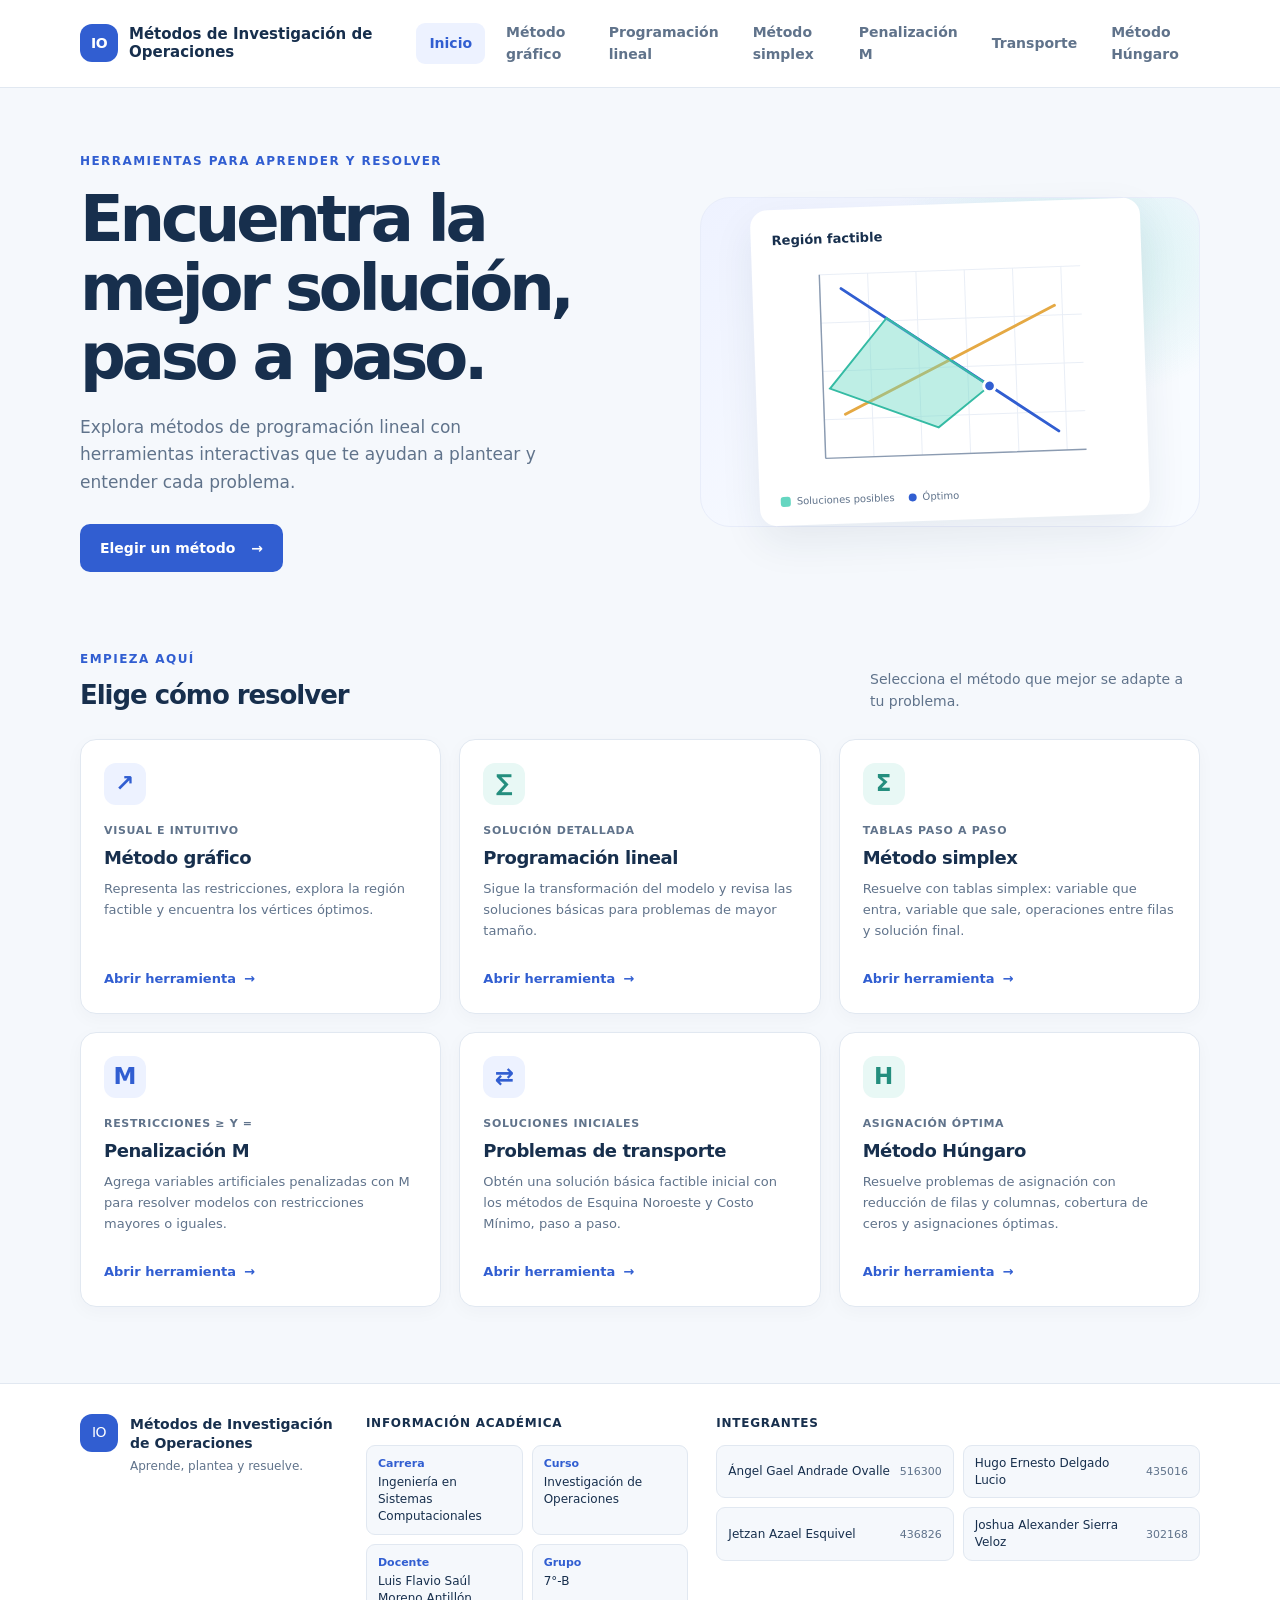
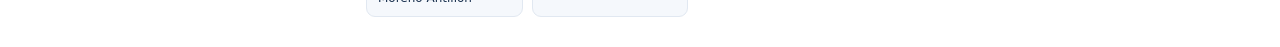
<file: index.html>
<!doctype html>
<html lang="es">
  <head>
    <meta charset="utf-8" />
    <meta name="viewport" content="width=device-width, initial-scale=1" />
    <meta
      name="description"
      content="Explora herramientas interactivas para resolver problemas de programación lineal."
    />
    <title>Métodos de Investigación de Operaciones · Inicio</title>
    <link rel="stylesheet" href="css/global.css" />
    <link rel="stylesheet" href="css/styleNav.css" />
    <script src="js/main.js" defer></script>
  </head>
  <body data-page="inicio">
    <header class="site-header">
      <a class="brand" href="index.html" aria-label="Métodos de Investigación de Operaciones, inicio">
        <span class="brand-mark" aria-hidden="true">IO</span>
        <span>Métodos de Investigación de Operaciones</span>
      </a>
      <button
        class="nav-toggle"
        type="button"
        aria-expanded="false"
        aria-controls="site-nav"
        aria-label="Abrir menú"
      >
        <span></span><span></span><span></span>
      </button>
      <nav class="site-nav" id="site-nav" aria-label="Navegación principal">
        <a href="index.html" data-page="inicio">Inicio</a>
        <a href="MetodoGrafico.html" data-page="grafico">Método gráfico</a>
        <a href="ProgramacionLineal.html" data-page="simplex">Programación lineal</a>
        <a href="Simplex.html" data-page="tabla-simplex">Método simplex</a>
        <a href="PenalizacionM.html" data-page="metodo-m">Penalización M</a>
        <a href="Transporte.html" data-page="transporte">Transporte</a>
        <a href="Hungaro.html" data-page="hungaro">Método Húngaro</a>
      </nav>
    </header>

    <main class="welcome">
      <section class="welcome-hero">
        <div class="hero-copy">
          <p class="eyebrow">Herramientas para aprender y resolver</p>
          <h1>Encuentra la mejor solución, paso a paso.</h1>
          <p class="hero-description">
            Explora métodos de programación lineal con herramientas
            interactivas que te ayudan a plantear y entender cada problema.
          </p>
          <a class="button button-primary" href="MetodoGrafico.html">
            Elegir un método <span aria-hidden="true">→</span>
          </a>
        </div>
        <div class="hero-visual" aria-hidden="true">
          <div class="graph-card">
            <div class="graph-label">Región factible</div>
            <svg viewBox="0 0 360 245" role="presentation">
              <path class="grid-lines" d="M48 20v190M98 20v190M148 20v190M198 20v190M248 20v190M298 20v190M48 20h270M48 70h270M48 120h270M48 170h270" />
              <path class="axis-lines" d="M48 210h270M48 210V20" />
              <path class="constraint-line line-one" d="M70 35l220 155" />
              <path class="constraint-line line-two" d="M70 165l220-105" />
              <path class="feasible-area" d="M116 67l104 74-54 41-111-44z" />
              <circle class="optimal-point" cx="220" cy="141" r="6" />
            </svg>
            <div class="graph-legend">
              <span><i class="legend-area"></i> Soluciones posibles</span>
              <span><i class="legend-point"></i> Óptimo</span>
            </div>
          </div>
        </div>
      </section>

      <section class="methods-section" aria-labelledby="methods-title">
        <div class="section-heading">
          <div>
            <p class="eyebrow">Empieza aquí</p>
            <h2 id="methods-title">Elige cómo resolver</h2>
          </div>
          <p>Selecciona el método que mejor se adapte a tu problema.</p>
        </div>
        <div class="method-grid">
          <a class="method-card" href="MetodoGrafico.html">
            <span class="method-icon graph-icon" aria-hidden="true">↗</span>
            <span class="method-tag">Visual e intuitivo</span>
            <h3>Método gráfico</h3>
            <p>
              Representa las restricciones, explora la región factible y
              encuentra los vértices óptimos.
            </p>
            <span class="method-link">Abrir herramienta <span aria-hidden="true">→</span></span>
          </a>
          <a class="method-card" href="ProgramacionLineal.html">
            <span class="method-icon simplex-icon" aria-hidden="true">∑</span>
            <span class="method-tag">Solución detallada</span>
            <h3>Programación lineal</h3>
            <p>
              Sigue la transformación del modelo y revisa las soluciones
              básicas para problemas de mayor tamaño.
            </p>
            <span class="method-link">Abrir herramienta <span aria-hidden="true">→</span></span>
          </a>
          <a class="method-card" href="Simplex.html">
            <span class="method-icon simplex-icon" aria-hidden="true">Σ</span>
            <span class="method-tag">Tablas paso a paso</span>
            <h3>Método simplex</h3>
            <p>
              Resuelve con tablas simplex: variable que entra, variable que
              sale, operaciones entre filas y solución final.
            </p>
            <span class="method-link">Abrir herramienta <span aria-hidden="true">→</span></span>
          </a>
          <a class="method-card" href="PenalizacionM.html">
            <span class="method-icon graph-icon" aria-hidden="true">M</span>
            <span class="method-tag">Restricciones ≥ y =</span>
            <h3>Penalización M</h3>
            <p>
              Agrega variables artificiales penalizadas con M para resolver
              modelos con restricciones mayores o iguales.
            </p>
            <span class="method-link">Abrir herramienta <span aria-hidden="true">→</span></span>
          </a>
          <a class="method-card" href="Transporte.html">
            <span class="method-icon graph-icon" aria-hidden="true">⇄</span>
            <span class="method-tag">Soluciones iniciales</span>
            <h3>Problemas de transporte</h3>
            <p>
              Obtén una solución básica factible inicial con los métodos de
              Esquina Noroeste y Costo Mínimo, paso a paso.
            </p>
            <span class="method-link">Abrir herramienta <span aria-hidden="true">→</span></span>
          </a>
          <a class="method-card" href="Hungaro.html">
            <span class="method-icon simplex-icon" aria-hidden="true">H</span>
            <span class="method-tag">Asignación óptima</span>
            <h3>Método Húngaro</h3>
            <p>
              Resuelve problemas de asignación con reducción de filas y
              columnas, cobertura de ceros y asignaciones óptimas.
            </p>
            <span class="method-link">Abrir herramienta <span aria-hidden="true">→</span></span>
          </a>
        </div>
      </section>
    </main>

    <footer class="site-footer">
      <div class="footer-content">
        <div class="footer-brand">
          <span class="brand-mark" aria-hidden="true">IO</span>
          <div>
            <h2>Métodos de Investigación de Operaciones</h2>
            <p>Aprende, plantea y resuelve.</p>
          </div>
        </div>

        <section class="footer-section" aria-labelledby="academic-title">
          <h3 id="academic-title">Información académica</h3>
          <dl class="academic-grid">
            <div>
              <dt>Carrera</dt>
              <dd>Ingeniería en Sistemas Computacionales</dd>
            </div>
            <div>
              <dt>Curso</dt>
              <dd>Investigación de Operaciones</dd>
            </div>
            <div>
              <dt>Docente</dt>
              <dd>Luis Flavio Saúl Moreno Antillón</dd>
            </div>
            <div>
              <dt>Grupo</dt>
              <dd>7°-B</dd>
            </div>
          </dl>
        </section>

        <section class="footer-section" aria-labelledby="team-title">
          <h3 id="team-title">Integrantes</h3>
          <ul class="team-grid">
            <li><span>Ángel Gael Andrade Ovalle</span><span class="member-id">516300</span></li>
            <li><span>Hugo Ernesto Delgado Lucio</span><span class="member-id">435016</span></li>
            <li><span>Jetzan Azael Esquivel</span><span class="member-id">436826</span></li>
            <li><span>Joshua Alexander Sierra Veloz</span><span class="member-id">302168</span></li>
          </ul>
        </section>
      </div>
    </footer>
  </body>
</html>
</file>
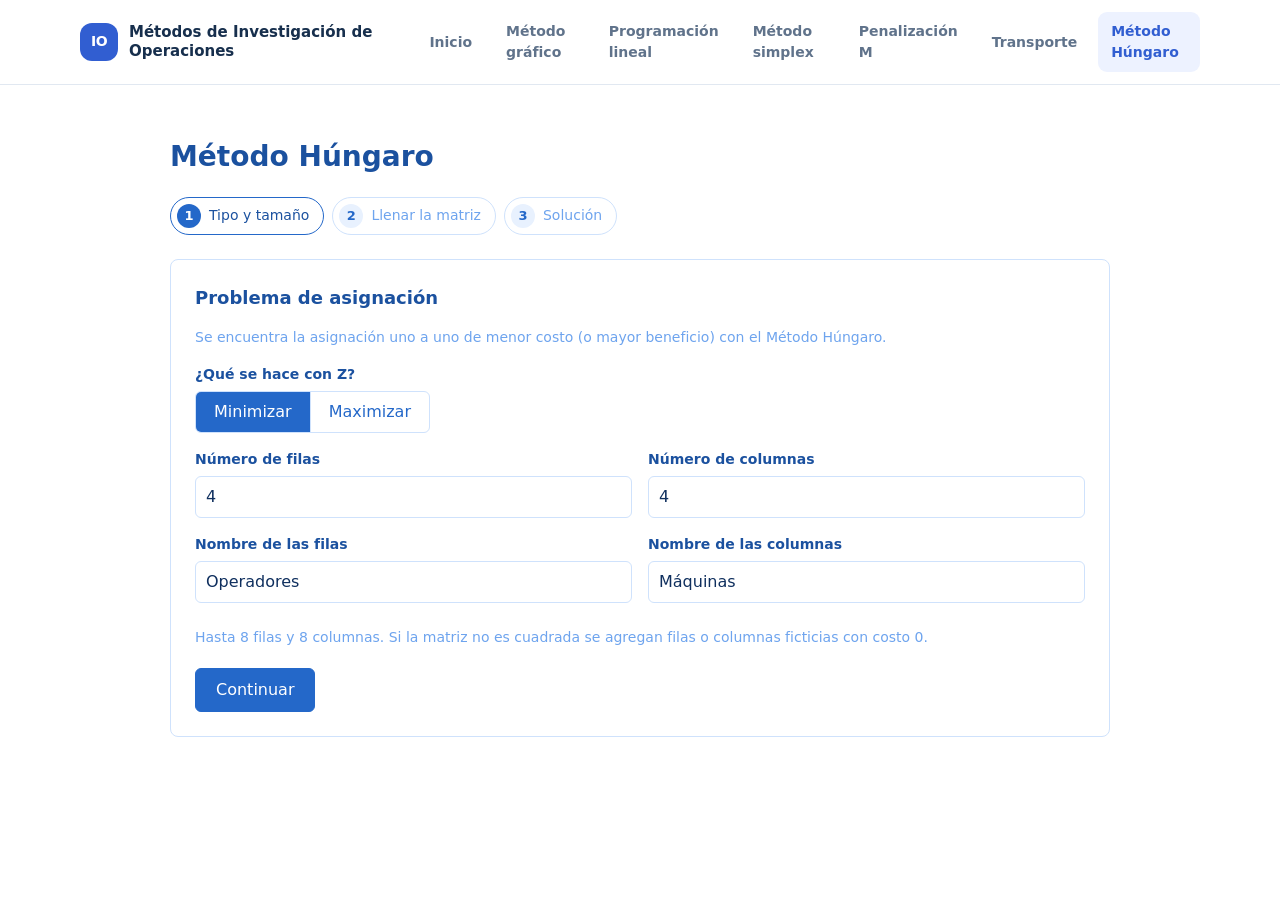
<file: Hungaro.html>
<!DOCTYPE html>
<html lang="es">
<head>
    <meta charset="UTF-8">
    <meta name="viewport" content="width=device-width, initial-scale=1">
    <title>Método Húngaro · Métodos de Investigación de Operaciones</title>
    <link rel="stylesheet" href="css/global.css">
    <link rel="stylesheet" href="css/styleNav.css">
    <link rel="stylesheet" href="css/stylePL.css">
    <link rel="stylesheet" href="css/styleSimplex.css">
    <link rel="stylesheet" href="css/styleTransporte.css">
    <script src="js/main.js" defer></script>
</head>
<body data-page="hungaro">
    <header class="site-header">
        <a class="brand" href="index.html" aria-label="Métodos de Investigación de Operaciones, inicio">
            <span class="brand-mark" aria-hidden="true">IO</span>
            <span>Métodos de Investigación de Operaciones</span>
        </a>
        <button class="nav-toggle" type="button" aria-expanded="false" aria-controls="site-nav" aria-label="Abrir menú">
            <span></span><span></span><span></span>
        </button>
        <nav class="site-nav" id="site-nav" aria-label="Navegación principal">
            <a href="index.html" data-page="inicio">Inicio</a>
            <a href="MetodoGrafico.html" data-page="grafico">Método gráfico</a>
            <a href="ProgramacionLineal.html" data-page="simplex">Programación lineal</a>
            <a href="Simplex.html" data-page="tabla-simplex">Método simplex</a>
            <a href="PenalizacionM.html" data-page="metodo-m">Penalización M</a>
            <a href="Transporte.html" data-page="transporte">Transporte</a>
            <a href="Hungaro.html" data-page="hungaro">Método Húngaro</a>
        </nav>
    </header>
    <div class="wrap">
        <header>
        <h1>Método Húngaro</h1>
        </header>

        <ol class="stepper">
        <li id="ind1" class="active"><span>1</span>Tipo y tamaño</li>
        <li id="ind2"><span>2</span>Llenar la matriz</li>
        <li id="ind3"><span>3</span>Solución</li>
        </ol>

        <!-- PASO 1 -->
        <section id="step1" class="card">
        <h2>Problema de asignación</h2>
        <p class="hint" style="margin:0 0 16px">Se encuentra la asignación uno a uno de menor costo (o mayor beneficio) con el Método Húngaro.</p>
        <form id="cfg">
            <div class="field">
            <label class="lbl-title">¿Qué se hace con Z?</label>
            <div class="seg">
                <label><input type="radio" name="sense" value="min" checked><span>Minimizar</span></label>
                <label><input type="radio" name="sense" value="max"><span>Maximizar</span></label>
            </div>
            </div>
            <div class="row2">
            <div class="field">
                <label class="lbl-title" for="nRows">Número de filas</label>
                <input id="nRows" type="number" min="1" max="8" value="4">
            </div>
            <div class="field">
                <label class="lbl-title" for="nCols">Número de columnas</label>
                <input id="nCols" type="number" min="1" max="8" value="4">
            </div>
            </div>
            <div class="row2">
            <div class="field">
                <label class="lbl-title" for="nameR">Nombre de las filas</label>
                <input id="nameR" type="text" value="Operadores">
            </div>
            <div class="field">
                <label class="lbl-title" for="nameC">Nombre de las columnas</label>
                <input id="nameC" type="text" value="Máquinas">
            </div>
            </div>
            <p class="hint">Hasta 8 filas y 8 columnas. Si la matriz no es cuadrada se agregan filas o columnas ficticias con costo 0.</p>
            <div class="actions"><button type="submit" class="btn primary">Continuar</button></div>
        </form>
        </section>

        <!-- PASO 2 -->
        <section id="step2" class="card" hidden>
        <h2>Llena la matriz de costos</h2>
        <p class="hint">Puedes cambiar el nombre de cada fila y columna en los encabezados. Un campo vacío cuenta como 0.</p>
        <form id="mpl">
            <div id="mplForm" class="mpl-form"></div>
            <p id="err" class="err" hidden></p>
            <div class="actions">
            <button type="button" id="back1" class="btn ghost">Atrás</button>
            <button type="submit" class="btn primary">Resolver</button>
            </div>
        </form>
        </section>

        <!-- PASO 3 -->
        <section id="step3" hidden>
        <div id="result"></div>
        <div class="actions">
            <button type="button" id="edit" class="btn ghost">Editar los datos</button>
            <button type="button" id="restart" class="btn primary">Nuevo problema</button>
        </div>
        </section>
    </div>

    <script src="js/hungaro.js"></script>
</body>
</html>
</file>
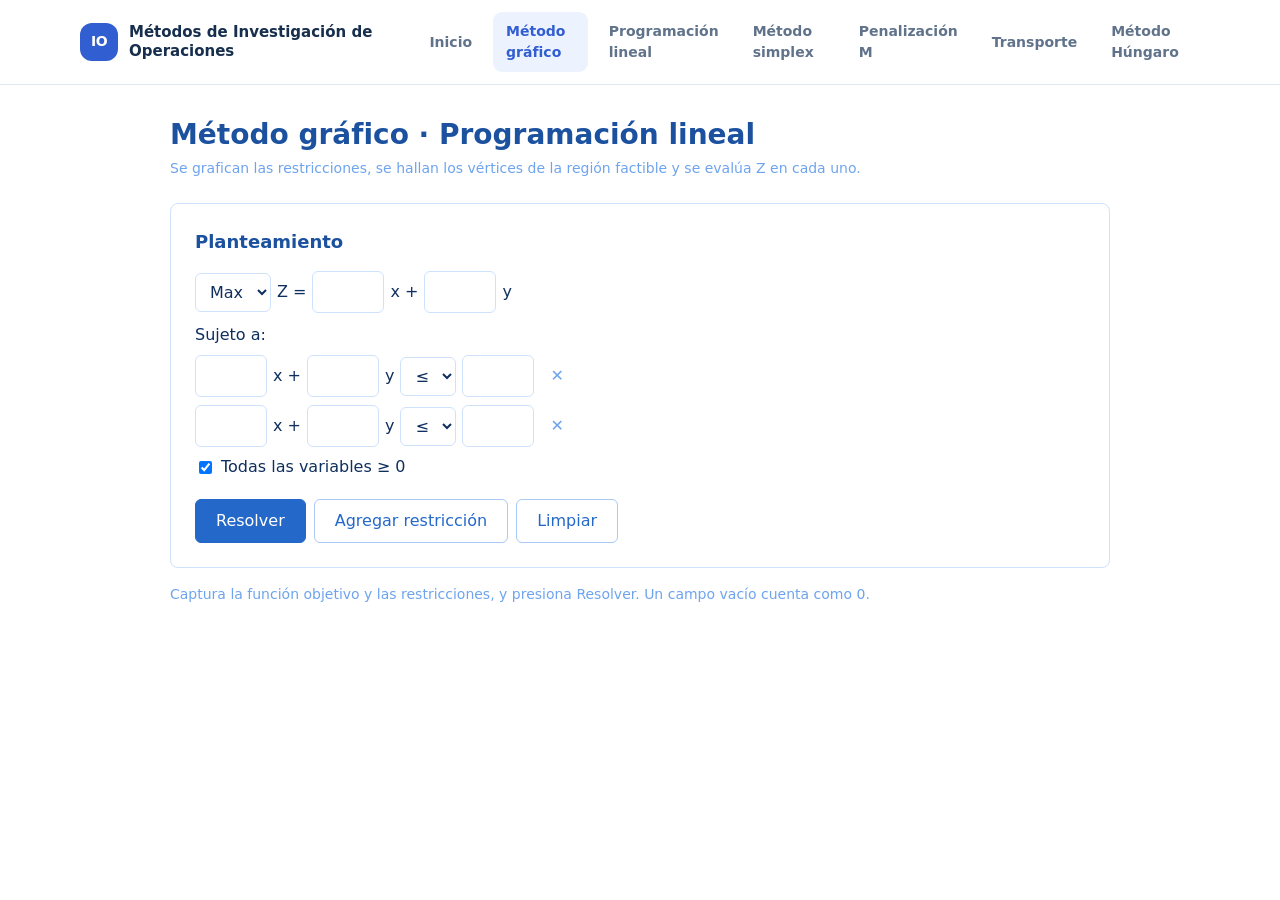
<file: MetodoGrafico.html>
<!doctype html>
<html lang="es">
  <head>
    <meta charset="utf-8" />
    <meta
      name="viewport"
      content="width=device-width, initial-scale=1, viewport-fit=cover"
    />
    <title>Método gráfico · Métodos de Investigación de Operaciones</title>
    <link rel="stylesheet" href="css/global.css" />
    <link rel="stylesheet" href="css/styleNav.css" />
    <link rel="stylesheet" href="css/styleMG.css" />
    <script src="js/main.js" defer></script>
  </head>
  <body data-page="grafico">
    <header class="site-header">
      <a class="brand" href="index.html" aria-label="Métodos de Investigación de Operaciones, inicio">
        <span class="brand-mark" aria-hidden="true">IO</span>
        <span>Métodos de Investigación de Operaciones</span>
      </a>
      <button
        class="nav-toggle"
        type="button"
        aria-expanded="false"
        aria-controls="site-nav"
        aria-label="Abrir menú"
      >
        <span></span><span></span><span></span>
      </button>
      <nav class="site-nav" id="site-nav" aria-label="Navegación principal">
        <a href="index.html" data-page="inicio">Inicio</a>
        <a href="MetodoGrafico.html" data-page="grafico">Método gráfico</a>
        <a href="ProgramacionLineal.html" data-page="simplex">Programación lineal</a>
        <a href="Simplex.html" data-page="tabla-simplex">Método simplex</a>
        <a href="PenalizacionM.html" data-page="metodo-m">Penalización M</a>
        <a href="Transporte.html" data-page="transporte">Transporte</a>
        <a href="Hungaro.html" data-page="hungaro">Método Húngaro</a>
      </nav>
    </header>
    <header class="page-heading">
      <div>
        <h1>Método gráfico · Programación lineal</h1>
        <p>
          Se grafican las restricciones, se hallan los vértices de la región
          factible y se evalúa Z en cada uno.
        </p>
      </div>
    </header>
    <main>
      <section class="card">
        <h2>Planteamiento</h2>
        <div class="row" id="obj">
          <select id="tipo" aria-label="Tipo de problema">
            <option value="max">Max</option>
            <option value="min">Min</option></select
          ><span>Z =</span><span id="oc"></span>
        </div>
        <p style="margin: 10px 0 2px">Sujeto a:</p>
        <div id="rows"></div>
        <label class="row"
          ><input id="nn" type="checkbox" checked style="width: auto" /> Todas
          las variables ≥ 0</label
        >
        <div class="bar">
          <button id="solve" type="button">Resolver</button>
          <button id="add" type="button" class="s">Agregar restricción</button>
          <button id="clr" type="button" class="s">Limpiar</button>
        </div>
      </section>
      <section id="out" aria-live="polite">
        <p class="hint">
          Captura la función objetivo y las restricciones, y presiona Resolver.
          Un campo vacío cuenta como 0.
        </p>
      </section>
    </main>
    <script src="js/metodo_grafico.js"></script>
  </body>
</html>
</file>
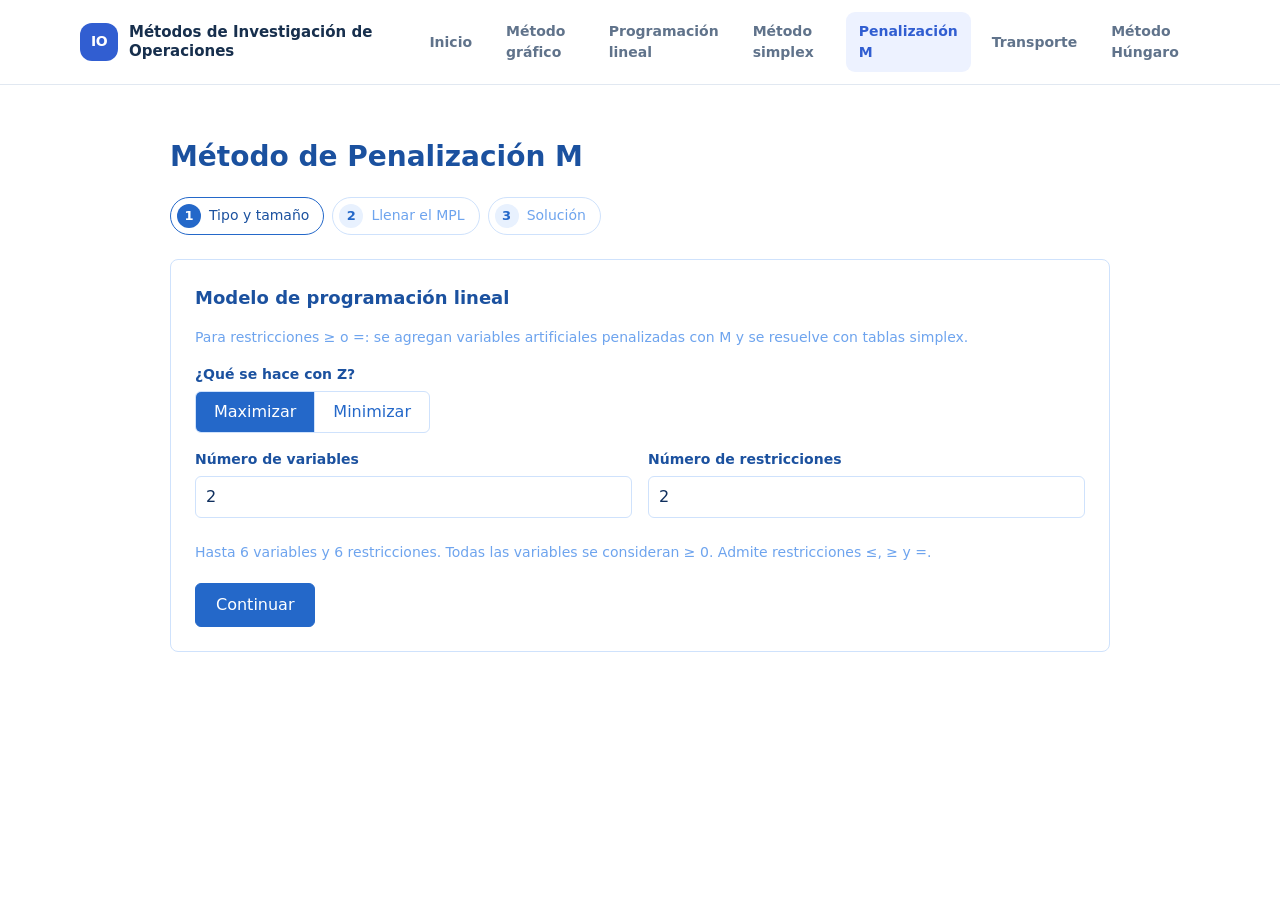
<file: PenalizacionM.html>
<!DOCTYPE html>
<html lang="es">
<head>
    <meta charset="UTF-8">
    <meta name="viewport" content="width=device-width, initial-scale=1">
    <title>Penalización M · Métodos de Investigación de Operaciones</title>
    <link rel="stylesheet" href="css/global.css">
    <link rel="stylesheet" href="css/styleNav.css">
    <link rel="stylesheet" href="css/stylePL.css">
    <link rel="stylesheet" href="css/styleSimplex.css">
    <script src="js/main.js" defer></script>
</head>
<body data-page="metodo-m">
    <header class="site-header">
        <a class="brand" href="index.html" aria-label="Métodos de Investigación de Operaciones, inicio">
            <span class="brand-mark" aria-hidden="true">IO</span>
            <span>Métodos de Investigación de Operaciones</span>
        </a>
        <button class="nav-toggle" type="button" aria-expanded="false" aria-controls="site-nav" aria-label="Abrir menú">
            <span></span><span></span><span></span>
        </button>
        <nav class="site-nav" id="site-nav" aria-label="Navegación principal">
            <a href="index.html" data-page="inicio">Inicio</a>
            <a href="MetodoGrafico.html" data-page="grafico">Método gráfico</a>
            <a href="ProgramacionLineal.html" data-page="simplex">Programación lineal</a>
            <a href="Simplex.html" data-page="tabla-simplex">Método simplex</a>
            <a href="PenalizacionM.html" data-page="metodo-m">Penalización M</a>
            <a href="Transporte.html" data-page="transporte">Transporte</a>
            <a href="Hungaro.html" data-page="hungaro">Método Húngaro</a>
        </nav>
    </header>
    <div class="wrap">
        <header>
        <h1>Método de Penalización M</h1>
        </header>

        <ol class="stepper">
        <li id="ind1" class="active"><span>1</span>Tipo y tamaño</li>
        <li id="ind2"><span>2</span>Llenar el MPL</li>
        <li id="ind3"><span>3</span>Solución</li>
        </ol>

        <!-- PASO 1 -->
        <section id="step1" class="card">
        <h2>Modelo de programación lineal</h2>
        <p class="hint" style="margin:0 0 16px">Para restricciones ≥ o =: se agregan variables artificiales penalizadas con M y se resuelve con tablas simplex.</p>
        <form id="cfg">
            <div class="field">
            <label class="lbl-title">¿Qué se hace con Z?</label>
            <div class="seg">
                <label><input type="radio" name="sense" value="max" checked><span>Maximizar</span></label>
                <label><input type="radio" name="sense" value="min"><span>Minimizar</span></label>
            </div>
            </div>
            <div class="row2">
            <div class="field">
                <label class="lbl-title" for="nVars">Número de variables</label>
                <input id="nVars" type="number" min="1" max="6" value="2">
            </div>
            <div class="field">
                <label class="lbl-title" for="nCons">Número de restricciones</label>
                <input id="nCons" type="number" min="1" max="6" value="2">
            </div>
            </div>
            <p class="hint">Hasta 6 variables y 6 restricciones. Todas las variables se consideran ≥ 0. Admite restricciones ≤, ≥ y =.</p>
            <div class="actions"><button type="submit" class="btn primary">Continuar</button></div>
        </form>
        </section>

        <!-- PASO 2 -->
        <section id="step2" class="card" hidden>
        <h2>Llena el MPL</h2>
        <p class="hint">Puedes escribir enteros, decimales (1.5) o fracciones (3/4). Un campo vacío cuenta como 0.</p>
        <form id="mpl">
            <div id="mplForm" class="mpl-form"></div>
            <p id="err" class="err" hidden></p>
            <div class="actions">
            <button type="button" id="back1" class="btn ghost">Atrás</button>
            <button type="submit" class="btn primary">Resolver</button>
            </div>
        </form>
        </section>

        <!-- PASO 3 -->
        <section id="step3" hidden>
        <div id="result"></div>
        <div class="actions">
            <button type="button" id="edit" class="btn ghost">Editar el modelo</button>
            <button type="button" id="restart" class="btn primary">Nuevo problema</button>
        </div>
        </section>
    </div>

    <script src="js/simplex_core.js"></script>
    <script src="js/metodo_m.js"></script>
</body>
</html>
</file>
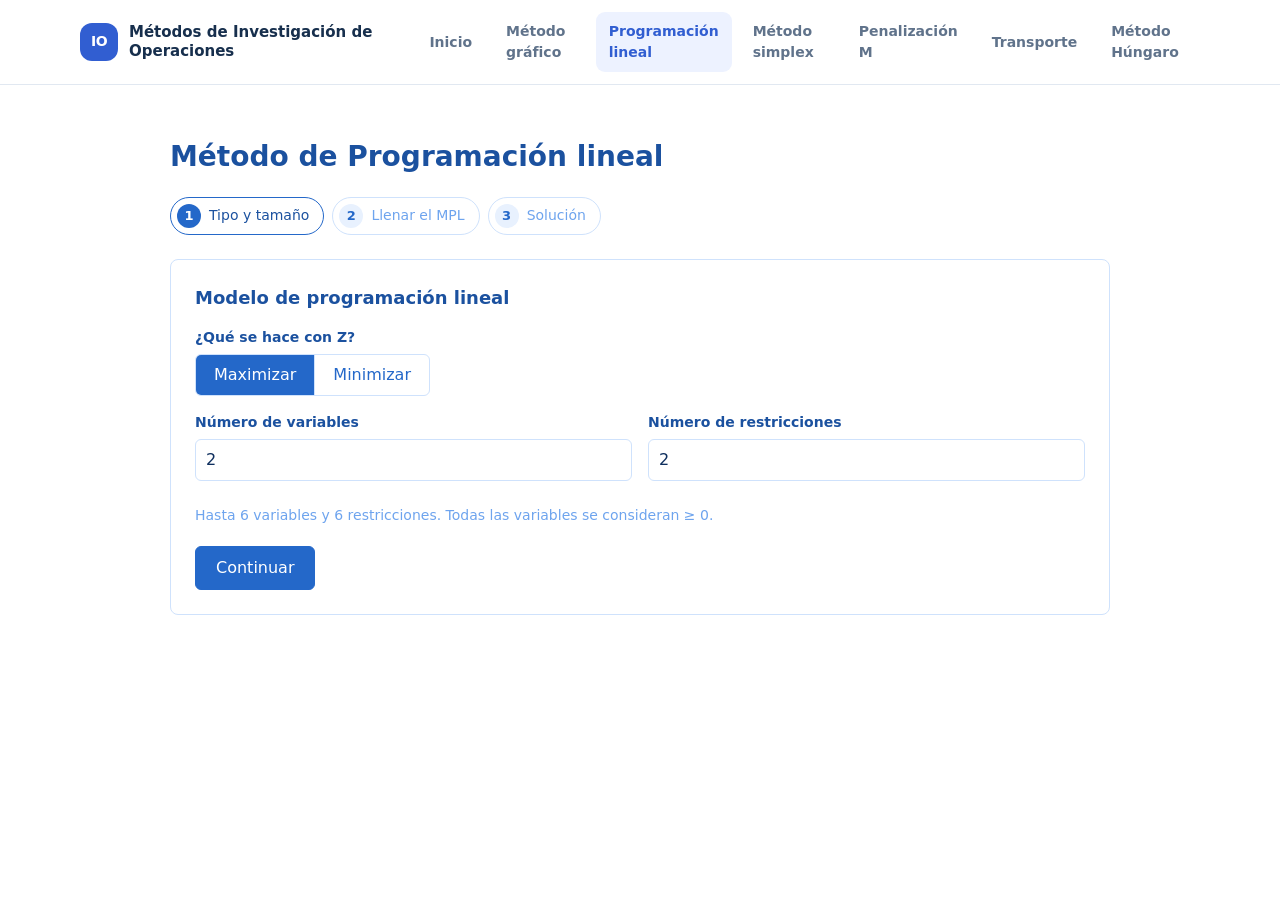
<file: ProgramacionLineal.html>
<!DOCTYPE html>
<html lang="es">
<head>
    <meta charset="UTF-8">
    <meta name="viewport" content="width=device-width, initial-scale=1">
    <title>Método simplex · Métodos de Investigación de Operaciones</title>
    <link rel="stylesheet" href="css/global.css">
    <link rel="stylesheet" href="css/styleNav.css">
    <link rel="stylesheet" href="css/stylePL.css">
    <script src="js/main.js" defer></script>
</head>
<body data-page="simplex">
    <header class="site-header">
        <a class="brand" href="index.html" aria-label="Métodos de Investigación de Operaciones, inicio">
            <span class="brand-mark" aria-hidden="true">IO</span>
            <span>Métodos de Investigación de Operaciones</span>
        </a>
        <button class="nav-toggle" type="button" aria-expanded="false" aria-controls="site-nav" aria-label="Abrir menú">
            <span></span><span></span><span></span>
        </button>
        <nav class="site-nav" id="site-nav" aria-label="Navegación principal">
            <a href="index.html" data-page="inicio">Inicio</a>
            <a href="MetodoGrafico.html" data-page="grafico">Método gráfico</a>
            <a href="ProgramacionLineal.html" data-page="simplex">Programación lineal</a>
            <a href="Simplex.html" data-page="tabla-simplex">Método simplex</a>
            <a href="PenalizacionM.html" data-page="metodo-m">Penalización M</a>
            <a href="Transporte.html" data-page="transporte">Transporte</a>
            <a href="Hungaro.html" data-page="hungaro">Método Húngaro</a>
        </nav>
    </header>
    <div class="wrap">
        <header>
        <h1>Método de Programación lineal</h1>
        </header>

        <ol class="stepper">
        <li id="ind1" class="active"><span>1</span>Tipo y tamaño</li>
        <li id="ind2"><span>2</span>Llenar el MPL</li>
        <li id="ind3"><span>3</span>Solución</li>
        </ol>

        <!-- PASO 1 -->
        <section id="step1" class="card">
        <h2>Modelo de programación lineal</h2>
        <form id="cfg">
            <div class="field">
            <label class="lbl-title">¿Qué se hace con Z?</label>
            <div class="seg">
                <label><input type="radio" name="sense" value="max" checked><span>Maximizar</span></label>
                <label><input type="radio" name="sense" value="min"><span>Minimizar</span></label>
            </div>
            </div>
            <div class="row2">
            <div class="field">
                <label class="lbl-title" for="nVars">Número de variables</label>
                <input id="nVars" type="number" min="1" max="6" value="2">
            </div>
            <div class="field">
                <label class="lbl-title" for="nCons">Número de restricciones</label>
                <input id="nCons" type="number" min="1" max="6" value="2">
            </div>
            </div>
            <p class="hint">Hasta 6 variables y 6 restricciones. Todas las variables se consideran ≥ 0.</p>
            <div class="actions"><button type="submit" class="btn primary">Continuar</button></div>
        </form>
        </section>

        <!-- PASO 2 -->
        <section id="step2" class="card" hidden>
        <h2>Llena el MPL</h2>
        <p class="hint">Puedes escribir enteros, decimales (1.5) o fracciones (3/4). Un campo vacío cuenta como 0.</p>
        <form id="mpl">
            <div id="mplForm" class="mpl-form"></div>
            <p id="err" class="err" hidden></p>
            <div class="actions">
            <button type="button" id="back1" class="btn ghost">Atrás</button>
            <button type="submit" class="btn primary">Resolver</button>
            </div>
        </form>
        </section>

        <!-- PASO 3 -->
        <section id="step3" hidden>
        <div id="result"></div>
        <div class="actions">
            <button type="button" id="edit" class="btn ghost">Editar el modelo</button>
            <button type="button" id="restart" class="btn primary">Nuevo problema</button>
        </div>
        </section>
    </div>

    <script src="js/programacion_lineal.js"></script>
</body>
</html>
</file>
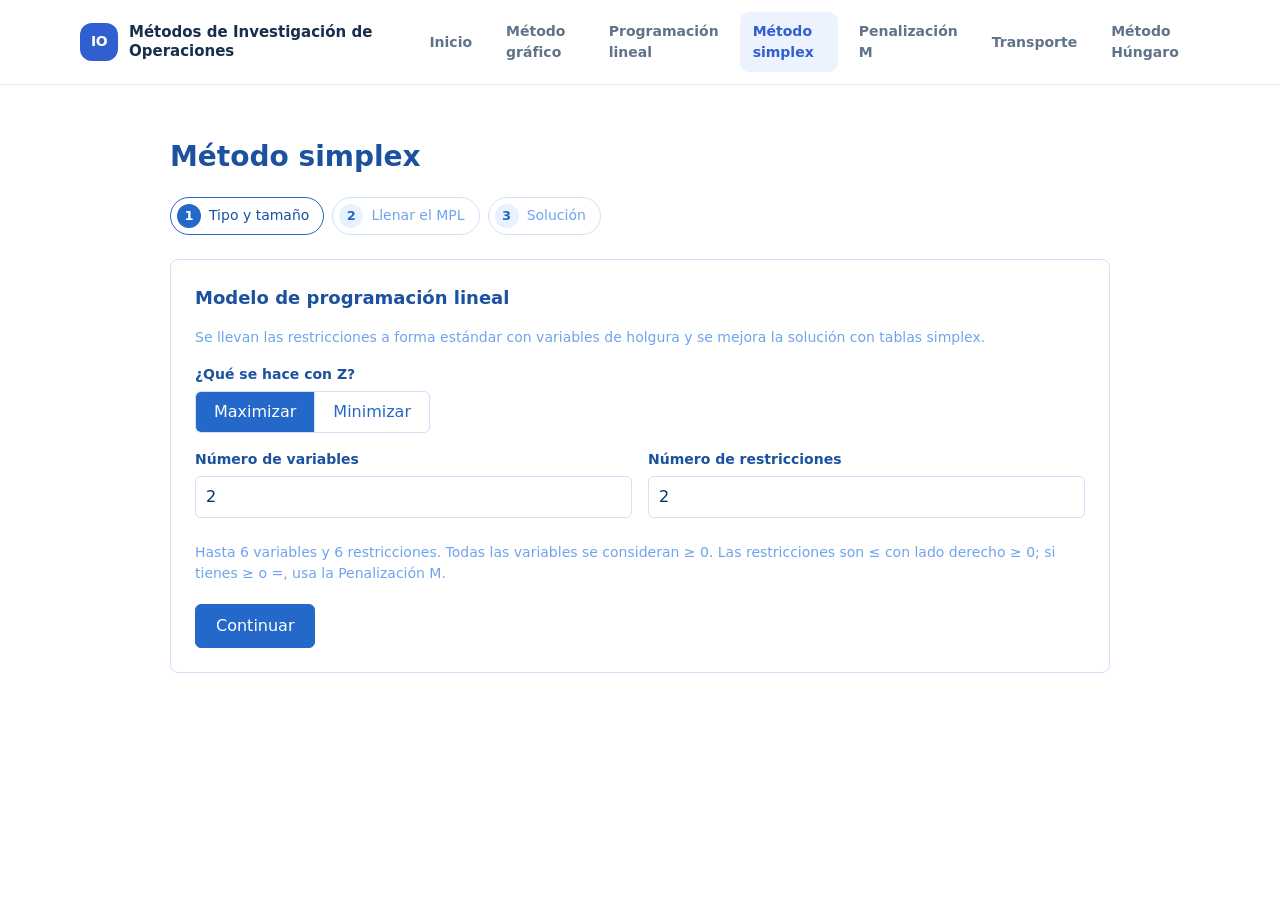
<file: Simplex.html>
<!DOCTYPE html>
<html lang="es">
<head>
    <meta charset="UTF-8">
    <meta name="viewport" content="width=device-width, initial-scale=1">
    <title>Método simplex · Métodos de Investigación de Operaciones</title>
    <link rel="stylesheet" href="css/global.css">
    <link rel="stylesheet" href="css/styleNav.css">
    <link rel="stylesheet" href="css/stylePL.css">
    <link rel="stylesheet" href="css/styleSimplex.css">
    <script src="js/main.js" defer></script>
</head>
<body data-page="tabla-simplex">
    <header class="site-header">
        <a class="brand" href="index.html" aria-label="Métodos de Investigación de Operaciones, inicio">
            <span class="brand-mark" aria-hidden="true">IO</span>
            <span>Métodos de Investigación de Operaciones</span>
        </a>
        <button class="nav-toggle" type="button" aria-expanded="false" aria-controls="site-nav" aria-label="Abrir menú">
            <span></span><span></span><span></span>
        </button>
        <nav class="site-nav" id="site-nav" aria-label="Navegación principal">
            <a href="index.html" data-page="inicio">Inicio</a>
            <a href="MetodoGrafico.html" data-page="grafico">Método gráfico</a>
            <a href="ProgramacionLineal.html" data-page="simplex">Programación lineal</a>
            <a href="Simplex.html" data-page="tabla-simplex">Método simplex</a>
            <a href="PenalizacionM.html" data-page="metodo-m">Penalización M</a>
            <a href="Transporte.html" data-page="transporte">Transporte</a>
            <a href="Hungaro.html" data-page="hungaro">Método Húngaro</a>
        </nav>
    </header>
    <div class="wrap">
        <header>
        <h1>Método simplex</h1>
        </header>

        <ol class="stepper">
        <li id="ind1" class="active"><span>1</span>Tipo y tamaño</li>
        <li id="ind2"><span>2</span>Llenar el MPL</li>
        <li id="ind3"><span>3</span>Solución</li>
        </ol>

        <!-- PASO 1 -->
        <section id="step1" class="card">
        <h2>Modelo de programación lineal</h2>
        <p class="hint" style="margin:0 0 16px">Se llevan las restricciones a forma estándar con variables de holgura y se mejora la solución con tablas simplex.</p>
        <form id="cfg">
            <div class="field">
            <label class="lbl-title">¿Qué se hace con Z?</label>
            <div class="seg">
                <label><input type="radio" name="sense" value="max" checked><span>Maximizar</span></label>
                <label><input type="radio" name="sense" value="min"><span>Minimizar</span></label>
            </div>
            </div>
            <div class="row2">
            <div class="field">
                <label class="lbl-title" for="nVars">Número de variables</label>
                <input id="nVars" type="number" min="1" max="6" value="2">
            </div>
            <div class="field">
                <label class="lbl-title" for="nCons">Número de restricciones</label>
                <input id="nCons" type="number" min="1" max="6" value="2">
            </div>
            </div>
            <p class="hint">Hasta 6 variables y 6 restricciones. Todas las variables se consideran ≥ 0. Las restricciones son ≤ con lado derecho ≥ 0; si tienes ≥ o =, usa la Penalización M.</p>
            <div class="actions"><button type="submit" class="btn primary">Continuar</button></div>
        </form>
        </section>

        <!-- PASO 2 -->
        <section id="step2" class="card" hidden>
        <h2>Llena el MPL</h2>
        <p class="hint">Puedes escribir enteros, decimales (1.5) o fracciones (3/4). Un campo vacío cuenta como 0.</p>
        <form id="mpl">
            <div id="mplForm" class="mpl-form"></div>
            <p id="err" class="err" hidden></p>
            <div class="actions">
            <button type="button" id="back1" class="btn ghost">Atrás</button>
            <button type="submit" class="btn primary">Resolver</button>
            </div>
        </form>
        </section>

        <!-- PASO 3 -->
        <section id="step3" hidden>
        <div id="result"></div>
        <div class="actions">
            <button type="button" id="edit" class="btn ghost">Editar el modelo</button>
            <button type="button" id="restart" class="btn primary">Nuevo problema</button>
        </div>
        </section>
    </div>

    <script src="js/simplex_core.js"></script>
    <script src="js/simplex.js"></script>
</body>
</html>
</file>
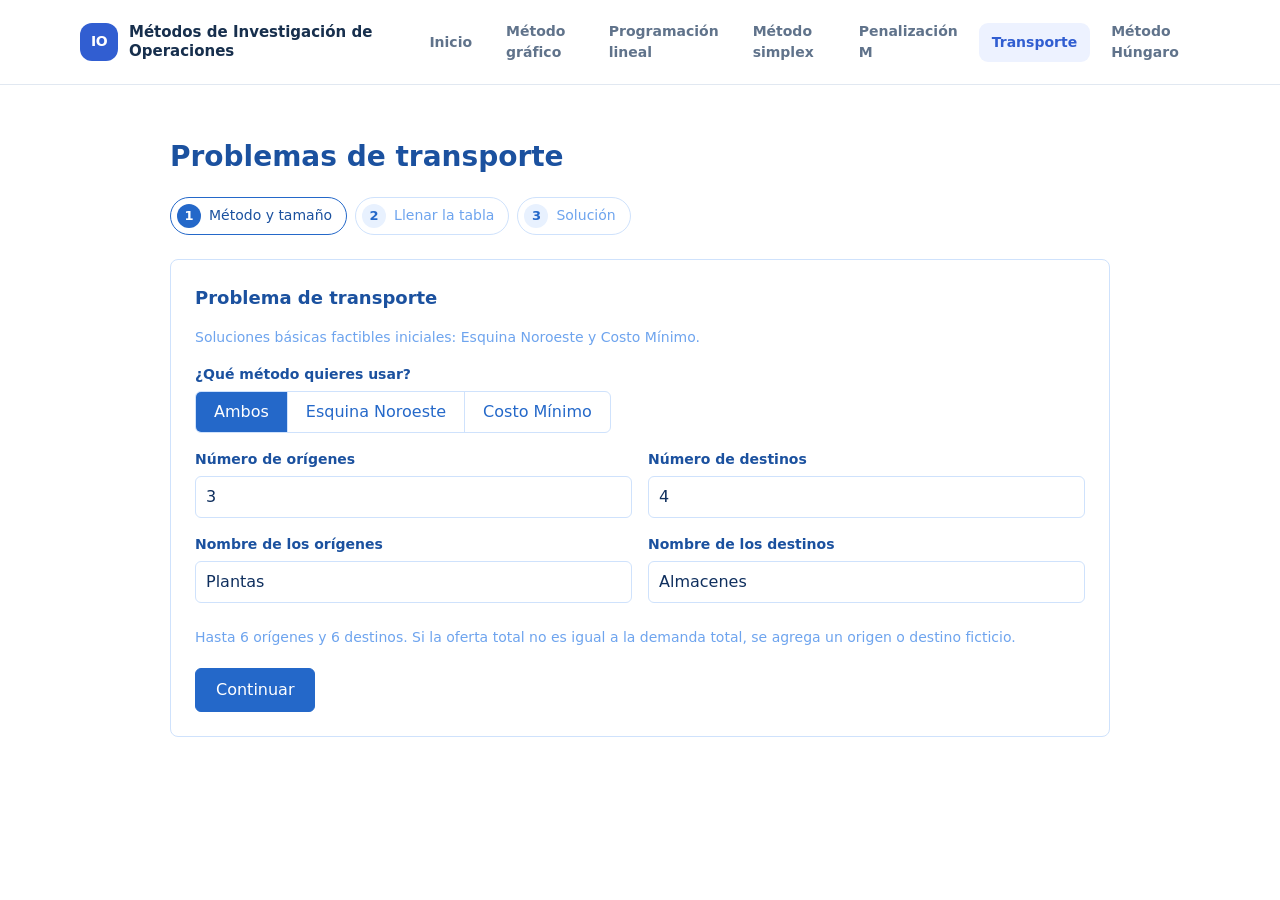
<file: Transporte.html>
<!DOCTYPE html>
<html lang="es">
<head>
    <meta charset="UTF-8">
    <meta name="viewport" content="width=device-width, initial-scale=1">
    <title>Problemas de transporte · Métodos de Investigación de Operaciones</title>
    <link rel="stylesheet" href="css/global.css">
    <link rel="stylesheet" href="css/styleNav.css">
    <link rel="stylesheet" href="css/stylePL.css">
    <link rel="stylesheet" href="css/styleSimplex.css">
    <link rel="stylesheet" href="css/styleTransporte.css">
    <script src="js/main.js" defer></script>
</head>
<body data-page="transporte">
    <header class="site-header">
        <a class="brand" href="index.html" aria-label="Métodos de Investigación de Operaciones, inicio">
            <span class="brand-mark" aria-hidden="true">IO</span>
            <span>Métodos de Investigación de Operaciones</span>
        </a>
        <button class="nav-toggle" type="button" aria-expanded="false" aria-controls="site-nav" aria-label="Abrir menú">
            <span></span><span></span><span></span>
        </button>
        <nav class="site-nav" id="site-nav" aria-label="Navegación principal">
            <a href="index.html" data-page="inicio">Inicio</a>
            <a href="MetodoGrafico.html" data-page="grafico">Método gráfico</a>
            <a href="ProgramacionLineal.html" data-page="simplex">Programación lineal</a>
            <a href="Simplex.html" data-page="tabla-simplex">Método simplex</a>
            <a href="PenalizacionM.html" data-page="metodo-m">Penalización M</a>
            <a href="Transporte.html" data-page="transporte">Transporte</a>
            <a href="Hungaro.html" data-page="hungaro">Método Húngaro</a>
        </nav>
    </header>
    <div class="wrap">
        <header>
        <h1>Problemas de transporte</h1>
        </header>

        <ol class="stepper">
        <li id="ind1" class="active"><span>1</span>Método y tamaño</li>
        <li id="ind2"><span>2</span>Llenar la tabla</li>
        <li id="ind3"><span>3</span>Solución</li>
        </ol>

        <!-- PASO 1 -->
        <section id="step1" class="card">
        <h2>Problema de transporte</h2>
        <p class="hint" style="margin:0 0 16px">Soluciones básicas factibles iniciales: Esquina Noroeste y Costo Mínimo.</p>
        <form id="cfg">
            <div class="field">
            <label class="lbl-title">¿Qué método quieres usar?</label>
            <div class="seg">
                <label><input type="radio" name="method" value="both" checked><span>Ambos</span></label>
                <label><input type="radio" name="method" value="nw"><span>Esquina Noroeste</span></label>
                <label><input type="radio" name="method" value="min"><span>Costo Mínimo</span></label>
            </div>
            </div>
            <div class="row2">
            <div class="field">
                <label class="lbl-title" for="nOrig">Número de orígenes</label>
                <input id="nOrig" type="number" min="1" max="6" value="3">
            </div>
            <div class="field">
                <label class="lbl-title" for="nDest">Número de destinos</label>
                <input id="nDest" type="number" min="1" max="6" value="4">
            </div>
            </div>
            <div class="row2">
            <div class="field">
                <label class="lbl-title" for="nameO">Nombre de los orígenes</label>
                <input id="nameO" type="text" value="Plantas">
            </div>
            <div class="field">
                <label class="lbl-title" for="nameD">Nombre de los destinos</label>
                <input id="nameD" type="text" value="Almacenes">
            </div>
            </div>
            <p class="hint">Hasta 6 orígenes y 6 destinos. Si la oferta total no es igual a la demanda total, se agrega un origen o destino ficticio.</p>
            <div class="actions"><button type="submit" class="btn primary">Continuar</button></div>
        </form>
        </section>

        <!-- PASO 2 -->
        <section id="step2" class="card" hidden>
        <h2>Llena la tabla de costos</h2>
        <p class="hint">Escribe el costo de cada ruta, la oferta de cada origen y la demanda de cada destino. Un campo vacío cuenta como 0.</p>
        <form id="mpl">
            <div id="mplForm" class="mpl-form"></div>
            <p id="err" class="err" hidden></p>
            <div class="actions">
            <button type="button" id="back1" class="btn ghost">Atrás</button>
            <button type="submit" class="btn primary">Resolver</button>
            </div>
        </form>
        </section>

        <!-- PASO 3 -->
        <section id="step3" hidden>
        <div id="result"></div>
        <div class="actions">
            <button type="button" id="edit" class="btn ghost">Editar los datos</button>
            <button type="button" id="restart" class="btn primary">Nuevo problema</button>
        </div>
        </section>
    </div>

    <script src="js/transporte.js"></script>
</body>
</html>
</file>
<file: css/global.css>
:root {
  color-scheme: light;
  --color-ink: #172f4d;
  --color-muted: #60738b;
  --color-primary: #315ed1;
  --color-primary-dark: #2448a7;
  --color-accent: #65d6c1;
  --color-surface: #fff;
  --color-canvas: #f5f8fc;
  --color-border: #e1e8f1;
  --shadow-card: 0 16px 42px rgb(23 47 77 / 8%);
  font-family:
    Inter, ui-sans-serif, system-ui, -apple-system, BlinkMacSystemFont, "Segoe UI",
    sans-serif;
  color: var(--color-ink);
  background: var(--color-canvas);
}

* {
  box-sizing: border-box;
}

html {
  min-width: 320px;
  scroll-behavior: smooth;
}

body {
  min-height: 100vh;
  margin: 0;
  color: var(--color-ink);
  background: var(--color-canvas);
  font-family: inherit;
  font-size: 16px;
  line-height: 1.6;
}

button,
input,
select,
textarea {
  font: inherit;
}

a {
  color: inherit;
}

a:focus-visible,
button:focus-visible {
  outline: 3px solid var(--color-accent);
  outline-offset: 3px;
}

.site-header {
  position: relative;
  z-index: 2;
  display: flex;
  min-height: 76px;
  align-items: center;
  justify-content: space-between;
  gap: 24px;
  padding: 12px max(24px, calc((100vw - 1120px) / 2));
  border-bottom: 1px solid var(--color-border);
  background: var(--color-surface);
}

.brand {
  display: inline-flex;
  align-items: center;
  gap: 11px;
  color: var(--color-ink);
  font-size: 15px;
  font-weight: 750;
  line-height: 1.25;
  text-decoration: none;
  white-space: normal;
}

.brand-mark {
  display: grid;
  flex: 0 0 38px;
  width: 38px;
  height: 38px;
  place-items: center;
  border-radius: 12px;
  background: var(--color-primary);
  color: white;
  font-size: 14px;
  letter-spacing: -0.04em;
}

.site-nav {
  display: flex;
  align-items: center;
  gap: 8px;
}

.site-nav a {
  padding: 9px 13px;
  border-radius: 9px;
  color: var(--color-muted);
  font-size: 14px;
  font-weight: 600;
  text-decoration: none;
  transition:
    color 150ms ease,
    background-color 150ms ease;
}

.site-nav a:hover,
.site-nav a[aria-current="page"] {
  background: #edf2ff;
  color: var(--color-primary);
}

.nav-toggle {
  display: none;
  width: 42px;
  height: 42px;
  flex-direction: column;
  align-items: center;
  justify-content: center;
  gap: 5px;
  border: 1px solid var(--color-border);
  border-radius: 10px;
  background: white;
  cursor: pointer;
}

.nav-toggle span {
  width: 18px;
  height: 2px;
  border-radius: 2px;
  background: var(--color-ink);
}

.welcome {
  width: min(1120px, calc(100% - 48px));
  margin: 0 auto;
}

.welcome-hero {
  display: grid;
  min-height: 470px;
  grid-template-columns: 1fr 0.9fr;
  align-items: center;
  gap: 64px;
  padding: 64px 0 56px;
}

.hero-copy {
  max-width: 560px;
}

.eyebrow {
  margin: 0 0 14px;
  color: var(--color-primary);
  font-size: 12px;
  font-weight: 800;
  letter-spacing: 0.12em;
  text-transform: uppercase;
}

.hero-copy h1 {
  max-width: 570px;
  margin: 0;
  font-size: clamp(2.6rem, 5vw, 4.25rem);
  font-weight: 760;
  letter-spacing: -0.065em;
  line-height: 1.08;
}

.hero-description {
  max-width: 490px;
  margin: 22px 0 28px;
  color: var(--color-muted);
  font-size: 17px;
}

.button {
  display: inline-flex;
  min-height: 48px;
  align-items: center;
  justify-content: center;
  gap: 16px;
  padding: 0 20px;
  border-radius: 10px;
  font-size: 14px;
  font-weight: 700;
  text-decoration: none;
  transition:
    background-color 150ms ease,
    transform 150ms ease;
}

.button:hover {
  transform: translateY(-1px);
}

.button-primary {
  background: var(--color-primary);
  color: white;
}

.button-primary:hover {
  background: var(--color-primary-dark);
}

.hero-visual {
  display: grid;
  min-height: 330px;
  place-items: center;
  border: 1px solid #e8edfa;
  border-radius: 30px;
  background:
    radial-gradient(ellipse at 75% 20%, rgb(101 214 193 / 25%), transparent 37%),
    linear-gradient(145deg, #eef2ff, #f8fbff 75%);
}

.graph-card {
  width: min(390px, calc(100% - 40px));
  padding: 20px 20px 15px;
  border: 1px solid rgb(255 255 255 / 90%);
  border-radius: 17px;
  background: white;
  box-shadow: var(--shadow-card);
  transform: rotate(-2deg);
}

.graph-label {
  color: var(--color-ink);
  font-size: 13px;
  font-weight: 700;
}

.graph-card svg {
  display: block;
  width: 100%;
  margin-top: 5px;
}

.grid-lines {
  fill: none;
  stroke: #e9eef6;
  stroke-width: 1;
}

.axis-lines {
  fill: none;
  stroke: #8b9bb1;
  stroke-width: 1.5;
}

.constraint-line {
  fill: none;
  stroke-width: 3;
  stroke-linecap: round;
}

.line-one {
  stroke: #315ed1;
}

.line-two {
  stroke: #e5a944;
}

.feasible-area {
  fill: #65d6c1;
  fill-opacity: 0.42;
  stroke: #35bba4;
  stroke-width: 2;
}

.optimal-point {
  fill: #315ed1;
  stroke: white;
  stroke-width: 3;
}

.graph-legend {
  display: flex;
  flex-wrap: wrap;
  gap: 14px;
  color: var(--color-muted);
  font-size: 10px;
}

.graph-legend span {
  display: inline-flex;
  align-items: center;
  gap: 6px;
}

.legend-area,
.legend-point {
  display: inline-block;
  width: 10px;
  height: 10px;
  border-radius: 3px;
  background: #65d6c1;
}

.legend-point {
  width: 8px;
  height: 8px;
  border-radius: 50%;
  background: var(--color-primary);
}

.methods-section {
  padding: 22px 0 76px;
}

.section-heading {
  display: flex;
  align-items: end;
  justify-content: space-between;
  gap: 24px;
  margin-bottom: 22px;
}

.section-heading .eyebrow {
  margin-bottom: 6px;
}

.section-heading h2 {
  margin: 0;
  font-size: 26px;
  letter-spacing: -0.04em;
}

.section-heading > p {
  max-width: 330px;
  margin: 0 0 4px;
  color: var(--color-muted);
  font-size: 14px;
}

.method-grid {
  display: grid;
  grid-template-columns: repeat(3, minmax(0, 1fr));
  gap: 18px;
}

.method-card {
  display: flex;
  min-height: 275px;
  flex-direction: column;
  align-items: flex-start;
  padding: 23px;
  border: 1px solid var(--color-border);
  border-radius: 16px;
  background: var(--color-surface);
  box-shadow: 0 5px 18px rgb(23 47 77 / 3%);
  text-decoration: none;
  transition:
    border-color 160ms ease,
    box-shadow 160ms ease,
    transform 160ms ease;
}

a.method-card:hover {
  transform: translateY(-3px);
  border-color: #b9c9f5;
  box-shadow: var(--shadow-card);
}

.method-icon {
  display: grid;
  width: 42px;
  height: 42px;
  place-items: center;
  margin-bottom: 17px;
  border-radius: 12px;
  background: #edf2ff;
  color: var(--color-primary);
  font-size: 23px;
  font-weight: 700;
}

.simplex-icon {
  background: #e8f8f5;
  color: #248e7e;
}

.upcoming-icon {
  background: #f1f3f7;
  color: #8290a3;
}

.method-tag {
  color: var(--color-muted);
  font-size: 11px;
  font-weight: 700;
  letter-spacing: 0.06em;
  text-transform: uppercase;
}

.method-card h3 {
  margin: 5px 0 6px;
  font-size: 18px;
  letter-spacing: -0.025em;
}

.method-card p {
  margin: 0 0 18px;
  color: var(--color-muted);
  font-size: 13px;
}

.method-link {
  display: inline-flex;
  align-items: center;
  gap: 8px;
  margin-top: auto;
  color: var(--color-primary);
  font-size: 13px;
  font-weight: 750;
}

.method-card-upcoming {
  border-style: dashed;
  background: #fafbfd;
}

.method-card-upcoming .method-link {
  color: var(--color-muted);
}

.site-footer {
  padding: 30px max(24px, calc((100vw - 1120px) / 2));
  border-top: 1px solid var(--color-border);
  background: var(--color-surface);
  color: var(--color-muted);
  font-size: 13px;
}

.footer-content {
  display: grid;
  max-width: 1120px;
  grid-template-columns: minmax(180px, 0.8fr) minmax(250px, 1fr) minmax(360px, 1.5fr);
  gap: 28px;
  margin: 0 auto;
}

.footer-brand {
  display: flex;
  align-items: flex-start;
  gap: 12px;
}

.footer-brand .brand-mark {
  flex-shrink: 0;
}

.footer-brand h2 {
  margin: 1px 0 5px;
  color: var(--color-ink);
  font-size: 14px;
  line-height: 1.35;
}

.footer-brand p {
  margin: 0;
  font-size: 12px;
}

.footer-section h3 {
  margin: 0 0 12px;
  color: var(--color-ink);
  font-size: 12px;
  font-weight: 750;
  letter-spacing: 0.06em;
  text-transform: uppercase;
}

.academic-grid,
.team-grid {
  display: grid;
  grid-template-columns: repeat(2, minmax(0, 1fr));
  gap: 9px;
  margin: 0;
  padding: 0;
}

.academic-grid > div,
.team-grid li {
  min-width: 0;
  padding: 9px 11px;
  border: 1px solid var(--color-border);
  border-radius: 9px;
  background: var(--color-canvas);
}

.academic-grid dt {
  margin-bottom: 2px;
  color: var(--color-primary);
  font-size: 11px;
  font-weight: 750;
}

.academic-grid dd {
  margin: 0;
  color: var(--color-ink);
  font-size: 12px;
  line-height: 1.4;
}

.team-grid {
  list-style: none;
}

.team-grid li {
  display: flex;
  align-items: center;
  justify-content: space-between;
  gap: 8px;
  color: var(--color-ink);
  font-size: 12px;
  line-height: 1.4;
}

.member-id {
  flex-shrink: 0;
  color: var(--color-muted);
  font-size: 11px;
}

@media (max-width: 760px) {
  .site-header {
    min-height: 68px;
    padding: 10px 24px;
  }

  .nav-toggle {
    display: flex;
  }

  .site-nav {
    position: absolute;
    top: calc(100% - 1px);
    right: 0;
    left: 0;
    display: none;
    align-items: stretch;
    flex-direction: column;
    gap: 4px;
    padding: 12px 24px 18px;
    border-bottom: 1px solid var(--color-border);
    background: white;
  }

  .site-nav.is-open {
    display: flex;
  }

  .welcome-hero {
    min-height: 0;
    grid-template-columns: 1fr;
    gap: 34px;
    padding: 54px 0 44px;
  }

  .hero-copy h1 {
    max-width: 600px;
  }

  .hero-visual {
    min-height: 300px;
  }

  .method-grid {
    grid-template-columns: repeat(2, minmax(0, 1fr));
  }

  .footer-content {
    grid-template-columns: repeat(2, minmax(0, 1fr));
  }

  .footer-brand {
    grid-column: 1 / -1;
  }
}

@media (max-width: 520px) {
  .site-header {
    gap: 12px;
    padding-right: 16px;
    padding-left: 16px;
  }

  .brand {
    max-width: calc(100% - 54px);
    font-size: 13px;
  }

  .welcome {
    width: min(100% - 36px, 1120px);
  }

  .brand {
    font-size: 14px;
  }

  .welcome-hero {
    padding-top: 42px;
  }

  .hero-copy h1 {
    font-size: clamp(2.5rem, 12vw, 3.4rem);
  }

  .hero-description {
    font-size: 15px;
  }

  .hero-visual {
    min-height: 260px;
    border-radius: 22px;
  }

  .section-heading {
    align-items: flex-start;
    flex-direction: column;
    gap: 8px;
  }

  .section-heading h2 {
    font-size: 23px;
  }

  .method-grid {
    grid-template-columns: 1fr;
  }

  .method-card {
    min-height: 250px;
  }

  .site-footer {
    padding: 24px 18px;
  }

  .footer-content,
  .academic-grid,
  .team-grid {
    grid-template-columns: 1fr;
  }

  .footer-content {
    gap: 22px;
  }

  .footer-brand {
    grid-column: auto;
  }
}
</file>
<file: css/styleNav.css>
/* Ajuste del menú principal para pantallas intermedias (más enlaces). */
@media (min-width: 761px) and (max-width: 1180px) {
	.site-nav { gap: 2px; }
	.site-nav a { padding: 8px 8px; font-size: 13px; }
}
</file>
<file: css/stylePL.css>
:root {
	--b50: #f5f9ff;
	--b100: #e8f1fe;
	--b200: #cfe2fc;
	--b300: #a9c9f7;
	--b400: #6ea4ee;
	--b500: #3b82e6;
	--b600: #2468c9;
	--b700: #1b519f;
	--b900: #0f2f5e;
}

* { box-sizing: border-box; }
[hidden] { display: none !important; }

body {
	margin: 0;
	background: #fff;
	color: var(--b900);
	font-family: system-ui, -apple-system, "Segoe UI", Roboto, sans-serif;
	line-height: 1.5;
}

.wrap { max-width: 980px; margin: 0 auto; padding: 32px 20px 72px; }

header h1 { margin-bottom: 10; font-size: 28px; font-weight: 600; color: var(--b700); }

/* Stepper */
.stepper { list-style: none; display: flex; gap: 8px; padding: 0; margin: 0 0 24px; flex-wrap: wrap; }
.stepper li {
	display: flex; align-items: center; gap: 8px;
	padding: 6px 14px 6px 6px; border: 1px solid var(--b200);
	border-radius: 999px; color: var(--b400); font-size: 14px;
}
.stepper li span {
	width: 24px; height: 24px; border-radius: 50%;
	display: inline-flex; align-items: center; justify-content: center;
	background: var(--b100); color: var(--b600); font-size: 13px; font-weight: 600;
}
.stepper li.active { border-color: var(--b600); color: var(--b700); }
.stepper li.active span { background: var(--b600); color: #fff; }
.stepper li.done span { background: var(--b300); color: #fff; }

/* Tarjetas */
.card { border: 1px solid var(--b200); border-radius: 8px; padding: 24px; background: #fff; }
h2 { margin: 0 0 16px; font-size: 18px; font-weight: 600; color: var(--b700); }
.hint { color: var(--b400); font-size: 14px; margin: 8px 0 0; }
.err { color: var(--b700); background: var(--b100); border-left: 3px solid var(--b600); padding: 8px 12px; margin: 16px 0 0; }

/* Campos */
.field { margin-bottom: 16px; }
.lbl-title { display: block; font-size: 14px; font-weight: 600; margin-bottom: 6px; color: var(--b700); }
.row2 { display: grid; grid-template-columns: 1fr 1fr; gap: 16px; }
@media (max-width: 520px) { .row2 { grid-template-columns: 1fr; } }

input[type="number"], input[type="text"], select {
	font: inherit; color: var(--b900); background: #fff;
	border: 1px solid var(--b200); border-radius: 6px; padding: 8px 10px;
	width: 100%; outline: none;
}
input:focus, select:focus { border-color: var(--b500); background: var(--b50); }
input.bad { border-color: var(--b900); background: var(--b100); }

.seg { display: inline-flex; border: 1px solid var(--b200); border-radius: 6px; overflow: hidden; }
.seg input { position: absolute; opacity: 0; pointer-events: none; }
.seg span { display: block; padding: 8px 18px; cursor: pointer; color: var(--b600); }
.seg input:checked + span { background: var(--b600); color: #fff; }
.seg label + label span { border-left: 1px solid var(--b200); }

/* Botones */
.actions { display: flex; gap: 8px; margin-top: 20px; flex-wrap: wrap; }
.btn { font: inherit; border-radius: 6px; padding: 9px 20px; cursor: pointer; border: 1px solid var(--b600); }
.btn.primary { background: var(--b600); color: #fff; }
.btn.primary:hover { background: var(--b700); }
.btn.ghost { background: #fff; color: var(--b600); border-color: var(--b300); }
.btn.ghost:hover { background: var(--b50); }

/* Formulario del MPL */
.mpl-form { overflow-x: auto; padding-bottom: 4px; }
.zrow, .crow { display: flex; align-items: center; gap: 6px; margin-bottom: 10px; min-width: max-content; }
.mpl-form .kw { font-weight: 600; color: var(--b600); min-width: 40px; }
.mpl-form .lbl { font-weight: 600; margin-right: 4px; }
.mpl-form .term { display: inline-flex; align-items: center; gap: 4px; }
.mpl-form .term input { width: 68px; text-align: center; }
.mpl-form .plus { color: var(--b400); padding: 0 2px; }
.mpl-form select { width: 64px; text-align: center; padding: 8px 4px; }
.mpl-form .rhs { width: 76px; text-align: center; }
.mpl-form .sa { color: var(--b600); font-weight: 600; min-width: 40px; }
.mpl-form .nn { margin-top: 6px; color: var(--b400); }

/* Resultados */
.sec { border: 1px solid var(--b200); border-radius: 8px; padding: 20px 24px; margin-bottom: 16px; }
.sec h3 { margin: 0 0 14px; font-size: 16px; font-weight: 600; color: var(--b700); display: flex; align-items: center; gap: 10px; }
.num {
	width: 24px; height: 24px; border-radius: 50%; border: 1.5px solid var(--b600); color: var(--b600);
	display: inline-flex; align-items: center; justify-content: center; font-size: 13px;
}
.sec p { margin: 0 0 10px; }
.sec ul.notes { margin: 0 0 14px; padding-left: 20px; color: var(--b700); }

.mpl { display: inline-block; }
.mpl-row { display: flex; gap: 14px; align-items: flex-start; margin-bottom: 2px; font-size: 17px; }
.mpl .kw { min-width: 40px; font-weight: 600; color: var(--b600); }
.mpl .kw.sa { font-weight: 400; color: var(--b400); font-size: 15px; padding-top: 2px; }
.mpl .nn { color: var(--b700); margin-top: 6px; }

table.sys { border-collapse: collapse; }
table.sys td { padding: 2px 6px; text-align: left; white-space: nowrap; }
table.sys td.op { padding: 2px 10px; color: var(--b600); }

.facts { display: flex; flex-wrap: wrap; gap: 10px; margin-bottom: 16px; }
.facts div { background: var(--b50); border: 1px solid var(--b200); border-radius: 6px; padding: 8px 14px; font-size: 15px; }
.facts small { color: var(--b400); }

.tscroll { overflow-x: auto; }
table.sol { border-collapse: collapse; font-size: 15px; min-width: 60%; }
table.sol th, table.sol td { border: 1px solid var(--b200); padding: 6px 14px; text-align: center; white-space: nowrap; }
table.sol th { background: var(--b100); color: var(--b700); font-weight: 600; }
table.sol tr.nf td { color: var(--b400); }
table.sol tr.best td { background: var(--b100); font-weight: 600; color: var(--b700); }
.legend { margin-top: 10px; font-size: 13px; color: var(--b400); }

.blk { margin-bottom: 18px; }
.blk h4 { margin: 0 0 8px; font-size: 15px; color: var(--b700); font-weight: 600; }
.steps { display: flex; flex-wrap: wrap; gap: 14px; margin-top: 12px; }
.step { border: 1px solid var(--b200); border-radius: 6px; padding: 10px 12px; background: var(--b50); }
.step .d { font-size: 13px; color: var(--b600); margin-bottom: 6px; max-width: 280px; }
table.mat { border-collapse: collapse; font-size: 14px; }
table.mat th { color: var(--b400); font-weight: 500; padding: 2px 10px; }
table.mat td { padding: 2px 10px; text-align: center; }
table.mat th:last-child, table.mat td:last-child { border-left: 1px solid var(--b300); }

.vals { margin-top: 12px; color: var(--b700); }
.vals span { display: inline-block; margin-right: 14px; }

.result { border: 1.5px solid var(--b600); border-radius: 10px; padding: 14px 20px; display: inline-block; min-width: 260px; background: var(--b50); }
.result + .result { margin-left: 0; margin-top: 12px; }
.result .rt { font-weight: 600; color: var(--b600); margin-bottom: 6px; }
.result div + div { margin-top: 2px; }
</file>
<file: css/styleSimplex.css>
/* Estilos adicionales para Método simplex y Penalización por M.
   Se cargan después de stylePL.css y reutilizan sus variables. */

.mpl-form .opfix { display: inline-block; width: 64px; text-align: center; color: var(--b600); font-weight: 600; }

table.simp { border-collapse: collapse; font-size: 14px; min-width: 60%; }
table.simp th, table.simp td { border: 1px solid var(--b200); padding: 5px 10px; text-align: center; white-space: nowrap; }
table.simp th { background: var(--b100); color: var(--b700); font-weight: 600; }
table.simp th.ent { background: var(--b200); }
table.simp td.op { text-align: left; color: var(--b600); font-size: 13px; }
table.simp td.bs { font-weight: 600; color: var(--b700); background: var(--b50); }
table.simp tr.zrow td { background: var(--b50); }
table.simp td.pivot { background: var(--b200); font-weight: 700; color: var(--b900); box-shadow: inset 0 0 0 2px var(--b600); }
table.simp td.rat { color: var(--b600); }
table.simp tr.lev td.rat { font-weight: 600; color: var(--b700); }
table.simp small { font-weight: 400; color: var(--b400); }

.step-note { margin: 10px 0 0; font-size: 14px; color: var(--b700); }
.zeq { margin: 14px 0 10px; }
</file>
<file: css/styleTransporte.css>
/* Estilos adicionales para Transporte y Método Húngaro.
   Se cargan después de stylePL.css y reutilizan sus variables. */

/* Formularios con tabla */
table.tpform { border-collapse: separate; border-spacing: 6px; }
table.tpform th { color: var(--b700); font-weight: 600; font-size: 14px; padding: 0 6px; white-space: nowrap; text-align: center; }
table.tpform input { width: 72px; text-align: center; }
table.tpform input.lab { width: 96px; font-weight: 600; color: var(--b700); }
.mpl-form-wrap, #mplForm { overflow-x: auto; }

/* Tabla de transporte */
table.tp { border-collapse: collapse; font-size: 15px; }
table.tp th, table.tp td { border: 1px solid var(--b200); text-align: center; }
table.tp th { background: var(--b100); color: var(--b700); font-weight: 600; padding: 6px 12px; white-space: nowrap; }
table.tp td.c { position: relative; min-width: 78px; height: 56px; padding: 6px 10px; }
table.tp td.c.on { background: var(--b100); }
table.tp .cost { position: absolute; top: 2px; left: 6px; font-size: 11px; color: var(--b400); }
table.tp .v { font-weight: 700; color: var(--b900); font-size: 16px; }
table.tp .x { color: var(--b300); }
table.tp td.rem { background: var(--b50); color: var(--b700); padding: 6px 12px; white-space: nowrap; font-size: 14px; }
table.tp td.rem s { color: var(--b400); margin-right: 4px; }

/* MPL de transporte / asignación */
.mplt { display: inline-block; font-size: 16px; }
.mplt-row { display: flex; gap: 14px; align-items: flex-start; margin-bottom: 8px; }
.mplt .kw { font-weight: 600; color: var(--b600); min-width: 36px; }
.mplt .kw.sa { font-weight: 400; color: var(--b400); font-size: 15px; }
.mplt-cons { display: flex; gap: 40px; flex-wrap: wrap; }
.mplt-cons > div > div, .mplt-row > div > div { white-space: nowrap; }
.mplt .nn { color: var(--b700); }

ol.stepl { margin: 0; padding-left: 22px; color: var(--b900); }
ol.stepl li { margin-bottom: 6px; }
.sec p.step-note { font-size: 14px; color: var(--b700); margin: 8px 0 0; }

/* Matrices del método húngaro */
table.hm { border-collapse: collapse; font-size: 15px; }
table.hm th, table.hm td { border: 1px solid var(--b200); padding: 6px 16px; text-align: center; white-space: nowrap; }
table.hm th { background: var(--b100); color: var(--b700); font-weight: 600; }
table.hm th.cov { background: var(--b200); }
table.hm td.z { font-weight: 700; color: var(--b700); }
table.hm td.cr, table.hm td.cc { background: var(--b100); }
table.hm td.cx { background: var(--b200); }
table.hm td.dn { color: var(--b600); }
table.hm td.up { font-weight: 600; }
table.hm td.ext { background: var(--b50); color: var(--b600); font-size: 13px; }
table.hm td.pick { background: var(--b200); box-shadow: inset 0 0 0 2px var(--b600); }
</file>
<file: css/styleMG.css>
/* Método gráfico: mismo diseño que el resto de las herramientas (paleta azul, tipografía del sistema,
   tarjetas, campos y botones). Solo estilos: no cambia el contenido ni el funcionamiento. */
:root {
  /* Paleta compartida con las demás páginas */
  --b50: #f5f9ff;
  --b100: #e8f1fe;
  --b200: #cfe2fc;
  --b300: #a9c9f7;
  --b400: #6ea4ee;
  --b500: #3b82e6;
  --b600: #2468c9;
  --b700: #1b519f;
  --b900: #0f2f5e;
  /* Nombres que usan el contenido y la gráfica */
  --bg: #ffffff;
  --soft: var(--b50);
  --ink: var(--b900);
  --mut: var(--b600);
  --pri: var(--b300);
  --pri2: var(--b100);
  --line: var(--b200);
  --bad: var(--b700);
  color-scheme: light;
  box-sizing: border-box;
  padding-top: env(safe-area-inset-top, 0px);
  padding-bottom: env(safe-area-inset-bottom, 0px);
}
html {
  scroll-padding-top: env(safe-area-inset-top, 0px);
}
* {
  box-sizing: border-box;
}
[hidden] {
  display: none !important;
}
body {
  margin: 0;
  background: var(--bg);
  color: var(--b900);
  font-family:
    system-ui,
    -apple-system,
    "Segoe UI",
    Roboto,
    sans-serif;
  font-size: 16px;
  line-height: 1.5;
}

/* Encabezado de la página */
.page-heading {
  max-width: 980px;
  margin: 0 auto;
  padding: 32px 20px 0;
  background: none;
  border: 0;
}
.page-heading h1 {
  margin: 0 0 6px;
  font-size: 28px;
  font-weight: 600;
  line-height: 1.25;
  color: var(--b700);
}
.page-heading p {
  margin: 0;
  color: var(--b400);
  font-size: 14px;
}
main {
  max-width: 980px;
  margin: 0 auto;
  padding: 24px 20px 72px;
  display: grid;
  gap: 16px;
}

/* Tarjetas y secciones */
.card {
  background: #fff;
  border: 1px solid var(--b200);
  border-radius: 8px;
  padding: 24px;
}
main h2 {
  margin: 0 0 16px;
  font-size: 18px;
  font-weight: 600;
  color: var(--b700);
}
#out .card {
  padding: 20px 24px;
  margin-bottom: 16px;
}
#out .card h2 {
  margin: 0 0 14px;
  font-size: 16px;
}
#out .card p {
  margin: 0 0 10px;
}
#out .card > :last-child {
  margin-bottom: 0;
}

/* Formulario */
.row {
  display: flex;
  gap: 6px;
  align-items: center;
  flex-wrap: wrap;
  margin: 8px 0;
}
#oc {
  display: contents;
}
main input,
main select {
  font: inherit;
  color: var(--b900);
  background: #fff;
  border: 1px solid var(--b200);
  border-radius: 6px;
  padding: 8px 10px;
  width: 72px;
  outline: none;
}
main select {
  width: auto;
}
main input:focus,
main select:focus {
  border-color: var(--b500);
  background: var(--b50);
}
main input:focus-visible,
main select:focus-visible,
main button:focus-visible {
  outline: 2px solid var(--b300);
  outline-offset: 1px;
}

/* Botones */
main button {
  font: inherit;
  border: 1px solid var(--b600);
  border-radius: 6px;
  padding: 9px 20px;
  background: var(--b600);
  color: #fff;
  cursor: pointer;
}
main button:hover {
  background: var(--b700);
}
main button.s {
  background: #fff;
  color: var(--b600);
  border-color: var(--b300);
}
main button.s:hover {
  background: var(--b50);
}
main button.x {
  background: transparent;
  border-color: transparent;
  color: var(--b400);
  padding: 6px 9px;
}
main button.x:hover {
  background: var(--b50);
  color: var(--b700);
}
.bar {
  display: flex;
  gap: 8px;
  flex-wrap: wrap;
  margin-top: 20px;
  align-items: center;
}

/* Resultados */
.m {
  font-size: 16px;
  overflow-wrap: anywhere;
}
.v {
  background: var(--b50);
  border: 1px solid var(--b200);
  border-radius: 6px;
  padding: 10px 12px;
  margin: 8px 0;
}
.v p {
  margin: 2px 0;
}
.box {
  overflow-x: auto;
}
main table {
  border-collapse: collapse;
  font-size: 15px;
  min-width: 60%;
}
main th,
main td {
  border: 1px solid var(--b200);
  padding: 6px 14px;
  text-align: center;
  white-space: nowrap;
}
main th {
  background: var(--b100);
  color: var(--b700);
  font-weight: 600;
}
tr.best td {
  background: var(--b100);
  font-weight: 600;
  color: var(--b700);
}
.res {
  border: 1.5px solid var(--b600);
  border-radius: 10px;
  padding: 14px 20px;
  background: var(--b50);
}
.res b:first-child {
  color: var(--b600);
}
.res.no {
  border: 0;
  border-left: 3px solid var(--b600);
  border-radius: 0;
  background: var(--b100);
  color: var(--b700);
  padding: 8px 12px;
}
.res.no b:first-child {
  color: var(--b700);
}
.bad {
  color: var(--b700);
}
.card.bad {
  background: var(--b100);
  border: 0;
  border-left: 3px solid var(--b600);
  border-radius: 0;
  padding: 8px 12px;
}
.hint {
  color: var(--b400);
  font-size: 14px;
  margin: 0;
}

/* Gráfica */
main svg {
  width: 100%;
  height: auto;
  display: block;
}
main svg text {
  font:
    12px system-ui,
    sans-serif;
  fill: var(--b600);
}
main svg .vl {
  font-weight: 700;
  fill: var(--b900);
  font-size: 14px;
}
.lg {
  display: flex;
  flex-wrap: wrap;
  gap: 6px 16px;
  margin-top: 10px;
  font-size: 13px;
  color: var(--b600);
}
.lg i {
  display: inline-block;
  width: 18px;
  height: 4px;
  margin-right: 6px;
  vertical-align: middle;
  border-radius: 2px;
}
</file>
